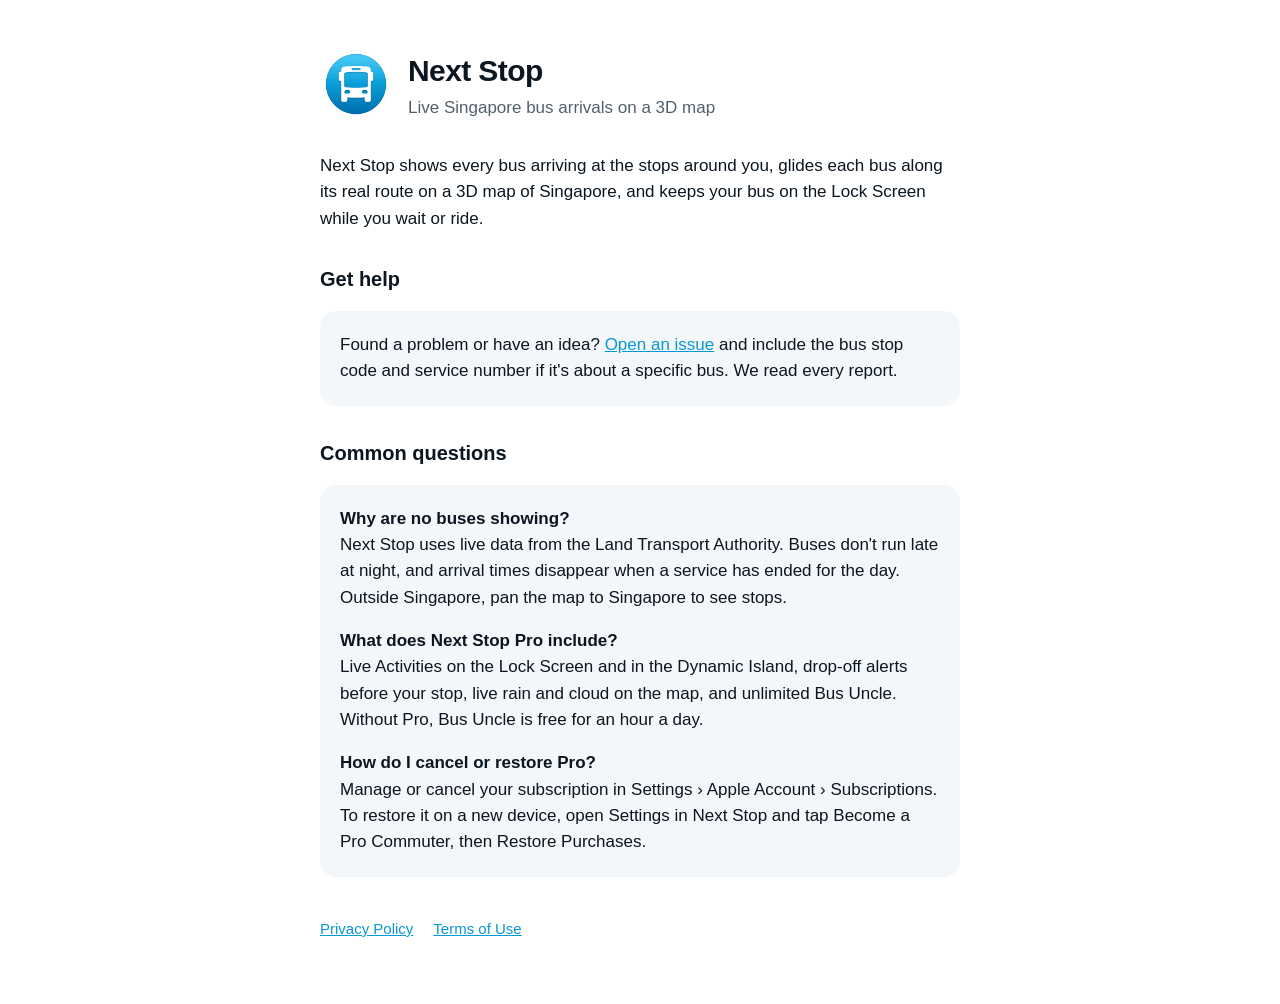
<file: support/index.html>
<!doctype html>
<html lang="en">
<head>
<meta charset="utf-8">
<meta name="viewport" content="width=device-width, initial-scale=1">
<title>Next Stop – Support</title>
<link rel="stylesheet" href="../style.css">
<link rel="icon" href="../icon.png">
</head>
<body>
<main>
<header><img src="../icon.png" alt=""><div><h1>Next Stop</h1><div class="muted">Live Singapore bus arrivals on a 3D map</div></div></header>

<p>Next Stop shows every bus arriving at the stops around you, glides each bus along its real route on a 3D map of Singapore, and keeps your bus on the Lock Screen while you wait or ride.</p>

<h2>Get help</h2>
<div class="card">
<p>Found a problem or have an idea? <a href="https://github.com/missingems/next-stop/issues/new">Open an issue</a> and include the bus stop code and service number if it's about a specific bus. We read every report.</p>
</div>

<h2>Common questions</h2>
<div class="card">
<p><strong>Why are no buses showing?</strong><br>Next Stop uses live data from the Land Transport Authority. Buses don't run late at night, and arrival times disappear when a service has ended for the day. Outside Singapore, pan the map to Singapore to see stops.</p>
<p><strong>What does Next Stop Pro include?</strong><br>Live Activities on the Lock Screen and in the Dynamic Island, drop-off alerts before your stop, live rain and cloud on the map, and unlimited Bus Uncle. Without Pro, Bus Uncle is free for an hour a day.</p>
<p><strong>How do I cancel or restore Pro?</strong><br>Manage or cancel your subscription in Settings › Apple Account › Subscriptions. To restore it on a new device, open Settings in Next Stop and tap Become a Pro Commuter, then Restore Purchases.</p>
</div>

<nav><a href="../privacy.html">Privacy Policy</a><a href="https://www.apple.com/legal/internet-services/itunes/dev/stdeula/">Terms of Use</a></nav>
</main>
</body>
</html>
</file>
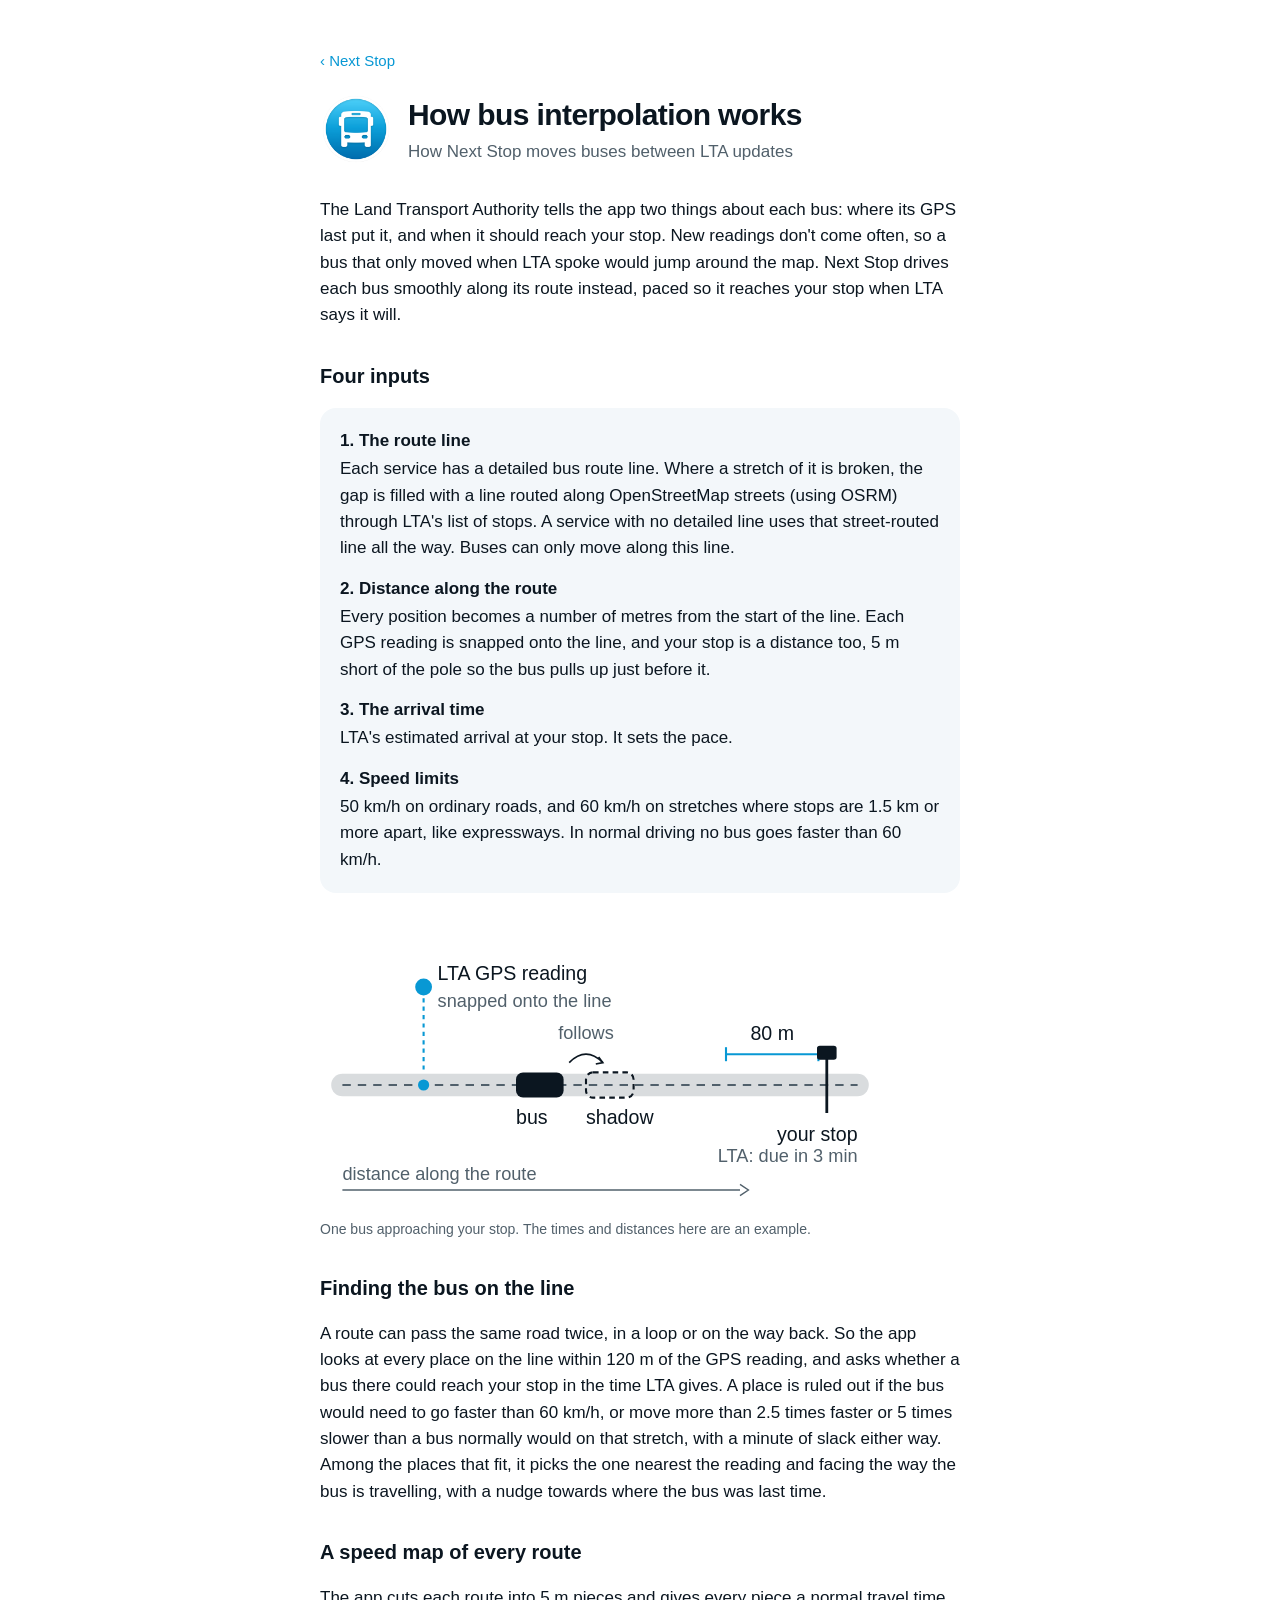
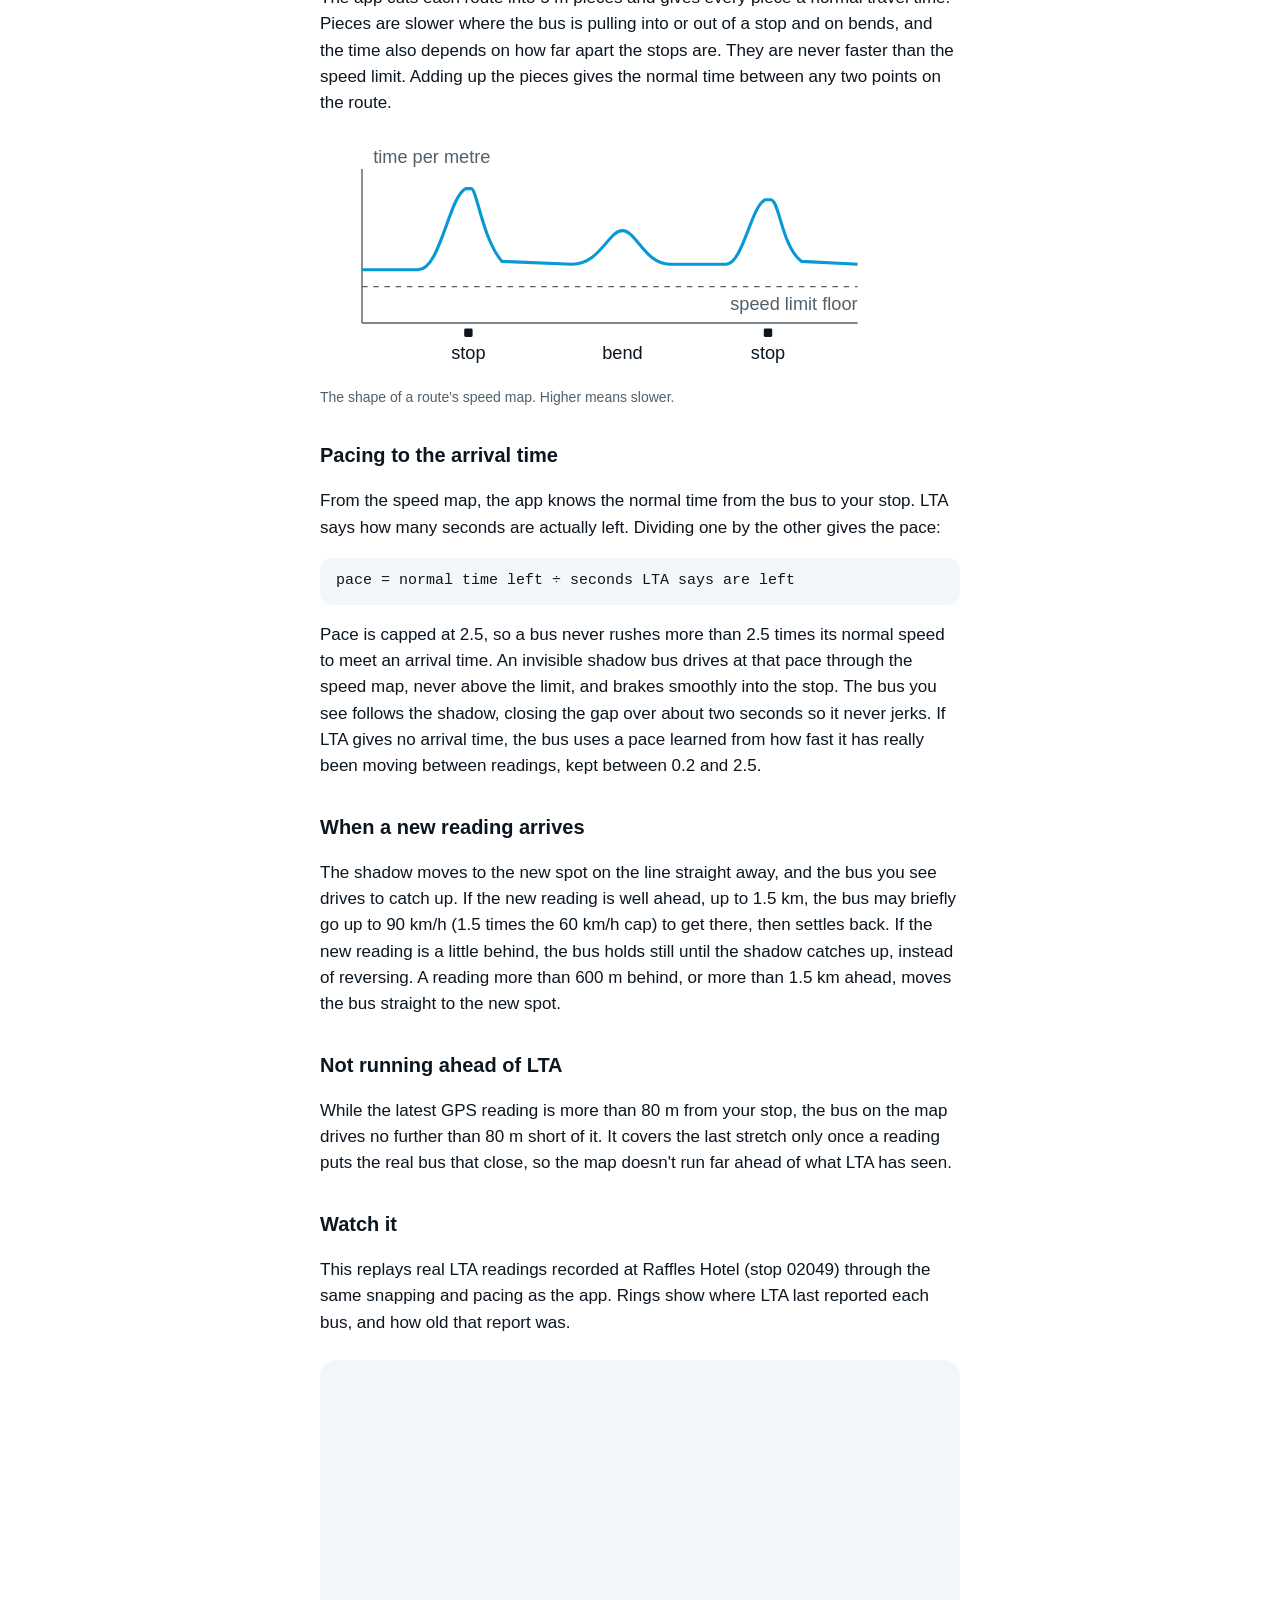
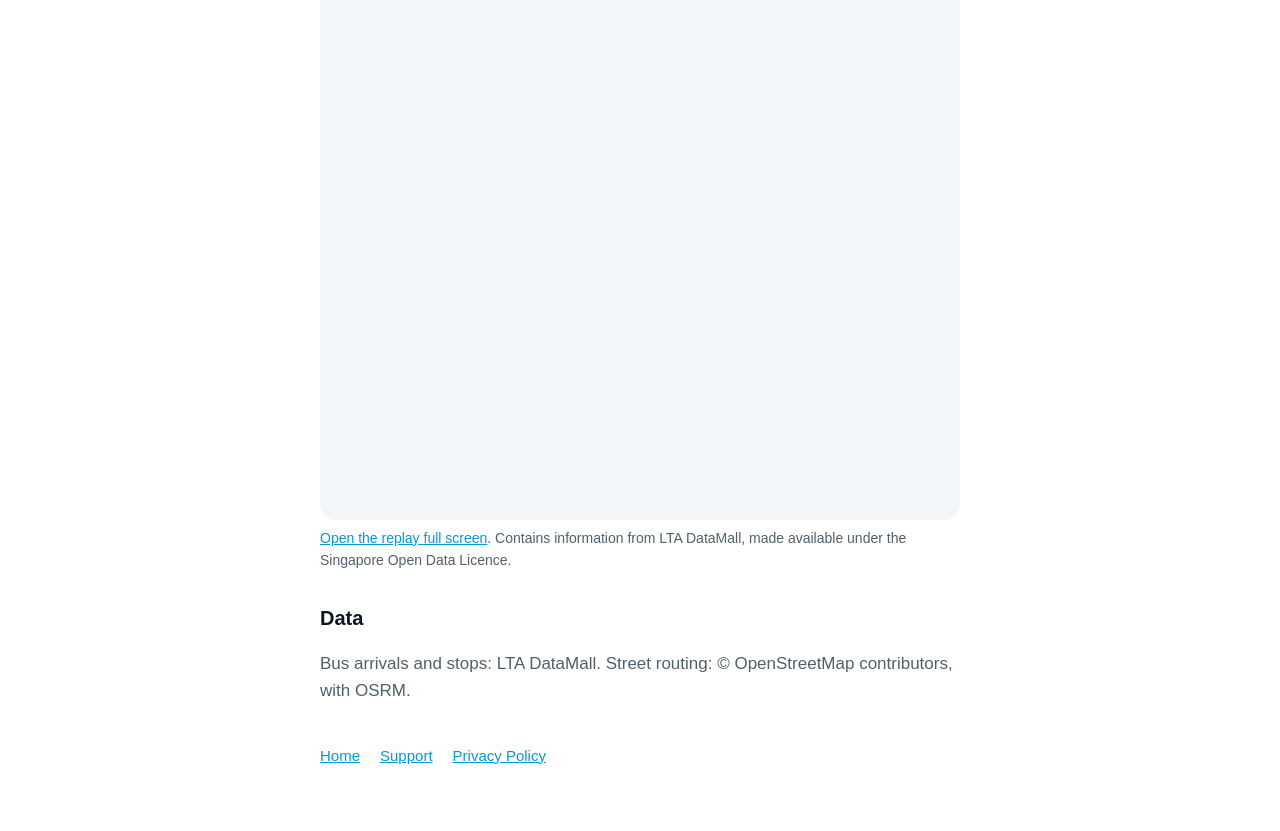
<file: interpolation.html>
<!doctype html>
<html lang="en">
<head>
<meta charset="utf-8">
<meta name="viewport" content="width=device-width, initial-scale=1">
<meta name="description" content="How Next Stop moves each bus smoothly along its route between LTA updates.">
<title>Next Stop – How bus interpolation works</title>
<link rel="stylesheet" href="style.css">
<link rel="icon" href="icon.png">
<style>
  figure { margin: 24px 0; }
  figure svg { display: block; width: 100%; max-width: 560px; height: auto; color: var(--fg); }
  figcaption { margin-top: 8px; font-size: 14px; color: var(--muted); }
  .svg-muted { fill: var(--muted); }
  .svg-line { stroke: var(--muted); }
  .svg-road { stroke: var(--muted); stroke-opacity: .22; }
  .svg-accent { fill: var(--accent); }
  .svg-accent-stroke { stroke: var(--accent); }
  .svg-bg { fill: var(--bg); }
  dl { margin: 0; }
  dt { font-weight: 600; margin-top: 14px; }
  dd { margin: 2px 0 0; color: var(--fg); }
  .card dl { padding: 2px 0 16px; }
  code { font: 15px ui-monospace, "SF Mono", Menlo, monospace; }
  .formula { font: 15px/1.5 ui-monospace, "SF Mono", Menlo, monospace; background: var(--card); border-radius: 12px; padding: 12px 16px; }
  .watch iframe { display: block; width: 100%; height: 760px; border: 0; border-radius: 16px; background: var(--card); }
  @media (max-width: 480px) { header img { width: 52px; height: 52px; border-radius: 12px; } h1 { font-size: 25px; } }
  .back { display: inline-block; margin-bottom: 20px; font-size: 15px; text-decoration: none; }
</style>
</head>
<body>
<main>
<a class="back" href="./">‹ Next Stop</a>
<header><img src="icon.png" alt=""><div><h1>How bus interpolation works</h1><div class="muted">How Next Stop moves buses between LTA updates</div></div></header>

<p>The Land Transport Authority tells the app two things about each bus: where its GPS last put it, and when it should reach your stop. New readings don't come often, so a bus that only moved when LTA spoke would jump around the map. Next Stop drives each bus smoothly along its route instead, paced so it reaches your stop when LTA says it will.</p>

<h2>Four inputs</h2>
<div class="card">
<dl>
  <dt>1. The route line</dt>
  <dd>Each service has a detailed bus route line. Where a stretch of it is broken, the gap is filled with a line routed along OpenStreetMap streets (using OSRM) through LTA's list of stops. A service with no detailed line uses that street-routed line all the way. Buses can only move along this line.</dd>
  <dt>2. Distance along the route</dt>
  <dd>Every position becomes a number of metres from the start of the line. Each GPS reading is snapped onto the line, and your stop is a distance too, 5 m short of the pole so the bus pulls up just before it.</dd>
  <dt>3. The arrival time</dt>
  <dd>LTA's estimated arrival at your stop. It sets the pace.</dd>
  <dt>4. Speed limits</dt>
  <dd>50 km/h on ordinary roads, and 60 km/h on stretches where stops are 1.5 km or more apart, like expressways. In normal driving no bus goes faster than 60 km/h.</dd>
</dl>
</div>

<figure>
<svg viewBox="0 0 400 210" role="img" aria-labelledby="fig1-title">
  <title id="fig1-title">A GPS reading snapped onto the route line. An invisible shadow bus is paced to the arrival time, and the bus you see follows it. The bus waits 80 metres before the stop until a newer reading arrives.</title>
  <line x1="16" y1="120" x2="384" y2="120" class="svg-road" stroke-width="16" stroke-linecap="round"/>
  <line x1="16" y1="120" x2="384" y2="120" class="svg-line" stroke-width="1.5" stroke-dasharray="6 5"/>
  <!-- GPS reading -->
  <circle cx="74" cy="50" r="6" class="svg-accent"/>
  <line x1="74" y1="58" x2="74" y2="110" class="svg-accent-stroke" stroke-width="1.5" stroke-dasharray="3 3"/>
  <circle cx="74" cy="120" r="4" class="svg-accent"/>
  <text x="84" y="45" font-size="14" fill="currentColor">LTA GPS reading</text>
  <text x="84" y="64" font-size="13" class="svg-muted">snapped onto the line</text>
  <!-- visible bus and shadow -->
  <rect x="140" y="111" width="34" height="18" rx="5" fill="currentColor"/>
  <rect x="190" y="111" width="34" height="18" rx="5" fill="none" stroke="currentColor" stroke-width="1.5" stroke-dasharray="4 3"/>
  <path d="M178 104 Q 190 92 202 104" fill="none" stroke="currentColor" stroke-width="1.2"/>
  <path d="M199 100 l3 4 l-5 1" fill="none" stroke="currentColor" stroke-width="1.2"/>
  <text x="140" y="148" font-size="14" fill="currentColor">bus</text>
  <text x="190" y="148" font-size="14" fill="currentColor">shadow</text>
  <text x="190" y="87" font-size="13" text-anchor="middle" class="svg-muted">follows</text>
  <!-- hold zone and stop -->
  <line x1="290" y1="98" x2="356" y2="98" class="svg-accent-stroke" stroke-width="1.5"/>
  <line x1="290" y1="93" x2="290" y2="103" class="svg-accent-stroke" stroke-width="1.5"/>
  <line x1="356" y1="93" x2="356" y2="103" class="svg-accent-stroke" stroke-width="1.5"/>
  <text x="323" y="88" font-size="14" text-anchor="middle" fill="currentColor">80 m</text>
  <line x1="362" y1="100" x2="362" y2="140" stroke="currentColor" stroke-width="2"/>
  <rect x="355" y="92" width="14" height="10" rx="2" fill="currentColor"/>
  <text x="384" y="160" font-size="14" text-anchor="end" fill="currentColor">your stop</text>
  <text x="384" y="175" font-size="13" text-anchor="end" class="svg-muted">LTA: due in 3 min</text>
  <!-- distance axis -->
  <line x1="16" y1="195" x2="300" y2="195" class="svg-line" stroke-width="1"/>
  <path d="M300 191 l6 4 l-6 4" fill="none" class="svg-line" stroke-width="1"/>
  <text x="16" y="188" font-size="13" class="svg-muted">distance along the route</text>
</svg>
<figcaption>One bus approaching your stop. The times and distances here are an example.</figcaption>
</figure>

<h2>Finding the bus on the line</h2>
<p>A route can pass the same road twice, in a loop or on the way back. So the app looks at every place on the line within 120 m of the GPS reading, and asks whether a bus there could reach your stop in the time LTA gives. A place is ruled out if the bus would need to go faster than 60 km/h, or move more than 2.5 times faster or 5 times slower than a bus normally would on that stretch, with a minute of slack either way. Among the places that fit, it picks the one nearest the reading and facing the way the bus is travelling, with a nudge towards where the bus was last time.</p>

<h2>A speed map of every route</h2>
<p>The app cuts each route into 5 m pieces and gives every piece a normal travel time. Pieces are slower where the bus is pulling into or out of a stop and on bends, and the time also depends on how far apart the stops are. They are never faster than the speed limit. Adding up the pieces gives the normal time between any two points on the route.</p>

<figure>
<svg viewBox="0 0 400 170" role="img" aria-labelledby="fig2-title">
  <title id="fig2-title">Normal travel time per metre along a route: higher around each stop and at a bend, never below the speed limit's floor.</title>
  <line x1="30" y1="130" x2="384" y2="130" class="svg-line" stroke-width="1"/>
  <line x1="30" y1="20" x2="30" y2="130" class="svg-line" stroke-width="1"/>
  <line x1="30" y1="104" x2="384" y2="104" class="svg-line" stroke-width="1" stroke-dasharray="4 4"/>
  <text x="384" y="121" font-size="13" text-anchor="end" class="svg-muted">speed limit floor</text>
  <path d="M30 92 L70 92 C 86 92, 92 40, 104 34 L108 34 C 112 34, 116 70, 130 86 L180 88 C 200 88, 206 64, 216 64 C 226 64, 232 88, 250 88 L290 88 C 302 88, 308 46, 318 42 L322 42 C 328 42, 330 76, 344 86 L384 88" fill="none" class="svg-accent-stroke" stroke-width="2.2"/>
  <g fill="currentColor">
    <rect x="103" y="134" width="6" height="6" rx="1"/>
    <rect x="317" y="134" width="6" height="6" rx="1"/>
  </g>
  <text x="106" y="156" font-size="13" text-anchor="middle" fill="currentColor">stop</text>
  <text x="216" y="156" font-size="13" text-anchor="middle" fill="currentColor">bend</text>
  <text x="320" y="156" font-size="13" text-anchor="middle" fill="currentColor">stop</text>
  <text x="38" y="16" font-size="13" class="svg-muted">time per metre</text>
</svg>
<figcaption>The shape of a route's speed map. Higher means slower.</figcaption>
</figure>

<h2>Pacing to the arrival time</h2>
<p>From the speed map, the app knows the normal time from the bus to your stop. LTA says how many seconds are actually left. Dividing one by the other gives the pace:</p>
<p class="formula">pace = normal time left ÷ seconds LTA says are left</p>
<p>Pace is capped at 2.5, so a bus never rushes more than 2.5 times its normal speed to meet an arrival time. An invisible shadow bus drives at that pace through the speed map, never above the limit, and brakes smoothly into the stop. The bus you see follows the shadow, closing the gap over about two seconds so it never jerks. If LTA gives no arrival time, the bus uses a pace learned from how fast it has really been moving between readings, kept between 0.2 and 2.5.</p>

<h2>When a new reading arrives</h2>
<p>The shadow moves to the new spot on the line straight away, and the bus you see drives to catch up. If the new reading is well ahead, up to 1.5 km, the bus may briefly go up to 90 km/h (1.5 times the 60 km/h cap) to get there, then settles back. If the new reading is a little behind, the bus holds still until the shadow catches up, instead of reversing. A reading more than 600 m behind, or more than 1.5 km ahead, moves the bus straight to the new spot.</p>

<h2>Not running ahead of LTA</h2>
<p>While the latest GPS reading is more than 80 m from your stop, the bus on the map drives no further than 80 m short of it. It covers the last stretch only once a reading puts the real bus that close, so the map doesn't run far ahead of what LTA has seen.</p>

<h2>Watch it</h2>
<p>This replays real LTA readings recorded at Raffles Hotel (stop 02049) through the same snapping and pacing as the app. Rings show where LTA last reported each bus, and how old that report was.</p>
<figure class="watch">
<iframe src="https://missingems.github.io/NextStopOps/watch.html" title="Replay of real buses approaching Raffles Hotel" loading="lazy"></iframe>
<figcaption><a href="https://missingems.github.io/NextStopOps/watch.html" rel="noopener">Open the replay full screen</a>. Contains information from LTA DataMall, made available under the Singapore Open Data Licence.</figcaption>
</figure>

<h2>Data</h2>
<p class="muted">Bus arrivals and stops: LTA DataMall. Street routing: © OpenStreetMap contributors, with OSRM.</p>

<nav><a href="./">Home</a><a href="support/">Support</a><a href="privacy.html">Privacy Policy</a></nav>
</main>
</body>
</html>
</file>
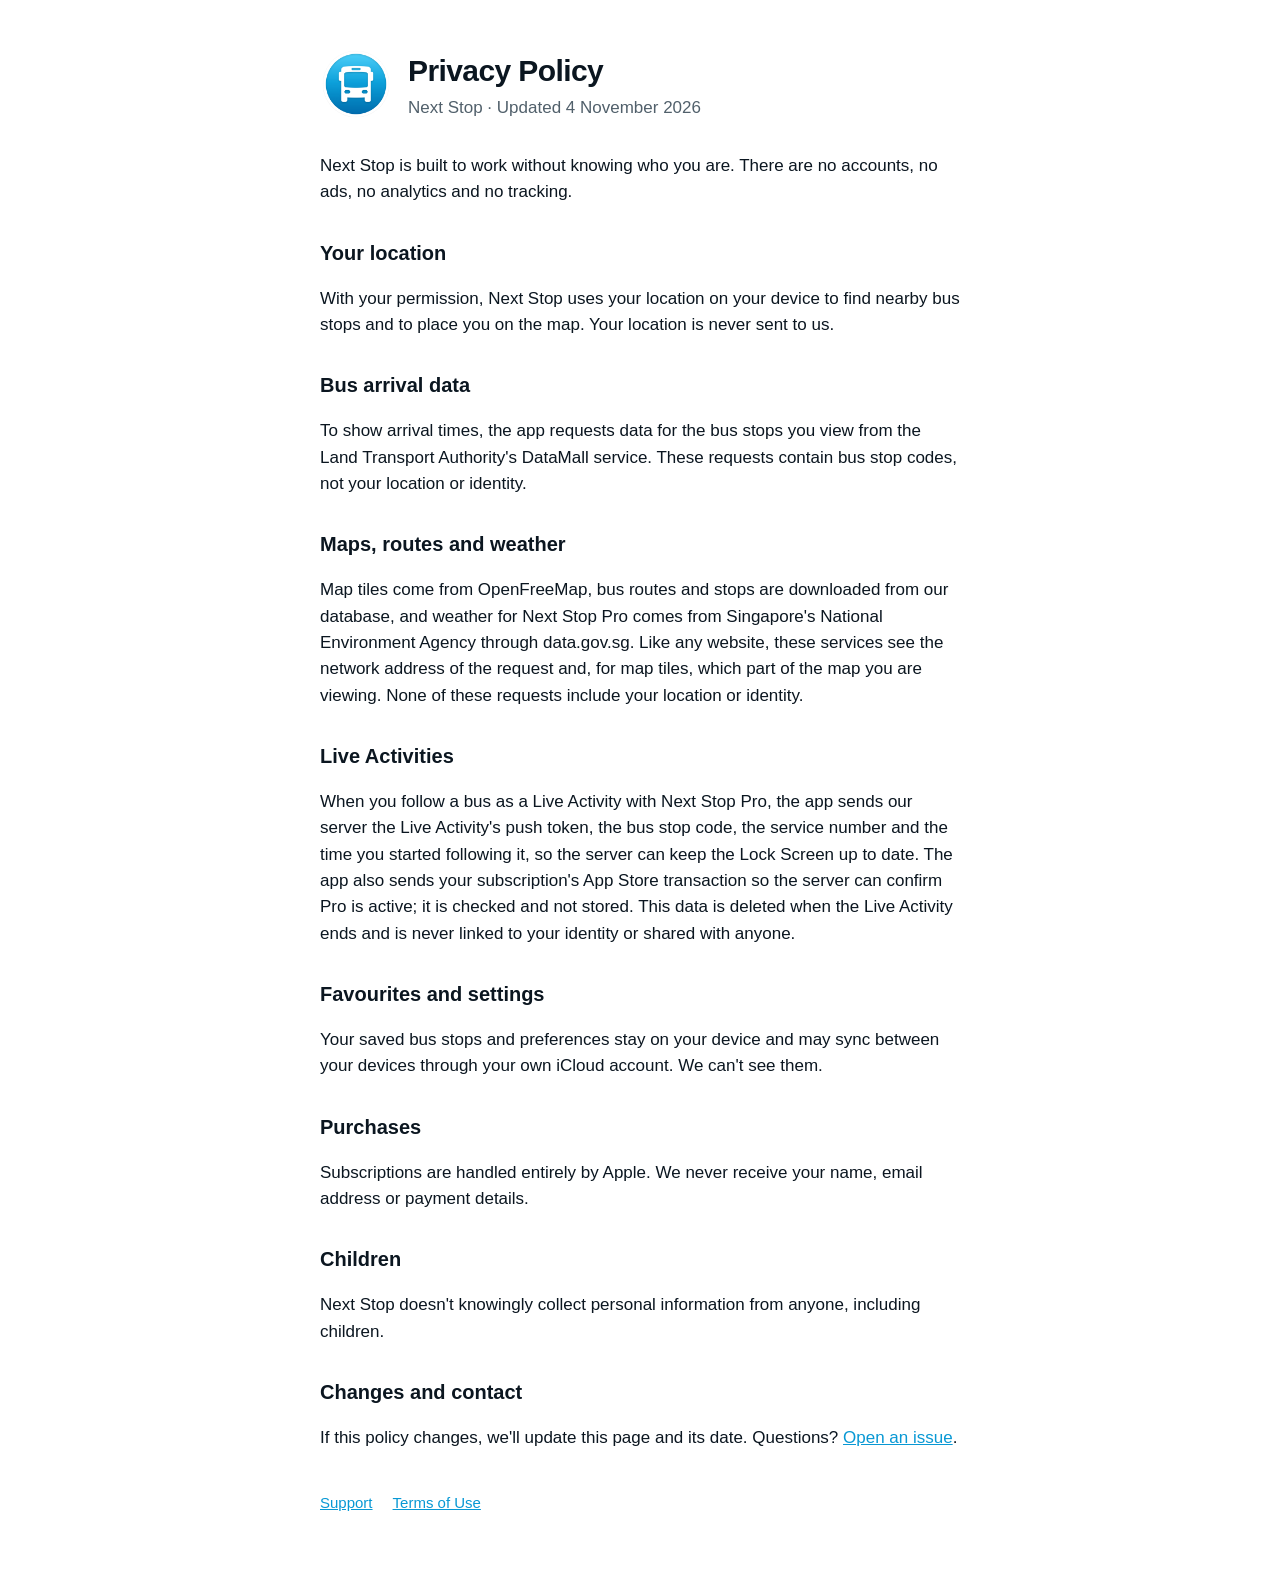
<file: privacy.html>
<!doctype html>
<html lang="en">
<head>
<meta charset="utf-8">
<meta name="viewport" content="width=device-width, initial-scale=1">
<title>Next Stop – Privacy Policy</title>
<link rel="stylesheet" href="style.css">
<link rel="icon" href="icon.png">
</head>
<body>
<main>
<header><img src="icon.png" alt=""><div><h1>Privacy Policy</h1><div class="muted">Next Stop · Updated 4 November 2026</div></div></header>

<p>Next Stop is built to work without knowing who you are. There are no accounts, no ads, no analytics and no tracking.</p>

<h2>Your location</h2>
<p>With your permission, Next Stop uses your location on your device to find nearby bus stops and to place you on the map. Your location is never sent to us.</p>

<h2>Bus arrival data</h2>
<p>To show arrival times, the app requests data for the bus stops you view from the Land Transport Authority's DataMall service. These requests contain bus stop codes, not your location or identity.</p>

<h2>Maps, routes and weather</h2>
<p>Map tiles come from OpenFreeMap, bus routes and stops are downloaded from our database, and weather for Next Stop Pro comes from Singapore's National Environment Agency through data.gov.sg. Like any website, these services see the network address of the request and, for map tiles, which part of the map you are viewing. None of these requests include your location or identity.</p>

<h2>Live Activities</h2>
<p>When you follow a bus as a Live Activity with Next Stop Pro, the app sends our server the Live Activity's push token, the bus stop code, the service number and the time you started following it, so the server can keep the Lock Screen up to date. The app also sends your subscription's App Store transaction so the server can confirm Pro is active; it is checked and not stored. This data is deleted when the Live Activity ends and is never linked to your identity or shared with anyone.</p>

<h2>Favourites and settings</h2>
<p>Your saved bus stops and preferences stay on your device and may sync between your devices through your own iCloud account. We can't see them.</p>

<h2>Purchases</h2>
<p>Subscriptions are handled entirely by Apple. We never receive your name, email address or payment details.</p>

<h2>Children</h2>
<p>Next Stop doesn't knowingly collect personal information from anyone, including children.</p>

<h2>Changes and contact</h2>
<p>If this policy changes, we'll update this page and its date. Questions? <a href="https://github.com/missingems/next-stop/issues/new">Open an issue</a>.</p>

<nav><a href="support/">Support</a><a href="https://www.apple.com/legal/internet-services/itunes/dev/stdeula/">Terms of Use</a></nav>
</main>
</body>
</html>
</file>
<file: style.css>
:root { --fg: #0b1620; --muted: #51606b; --bg: #ffffff; --card: #f3f7fa; --accent: #0898d4; }
@media (prefers-color-scheme: dark) { :root { --fg: #eef3f6; --muted: #9aa8b2; --bg: #070c12; --card: #111b24; --accent: #3cc8f5; } }
* { box-sizing: border-box; }
body { margin: 0; background: var(--bg); color: var(--fg); font: 17px/1.55 -apple-system, BlinkMacSystemFont, "SF Pro Text", "Helvetica Neue", Arial, sans-serif; }
main { max-width: 680px; margin: 0 auto; padding: 48px 20px 64px; }
header { display: flex; align-items: center; gap: 16px; margin-bottom: 32px; }
header img { width: 72px; height: 72px; border-radius: 16px; }
h1 { font-size: 30px; margin: 0; letter-spacing: -0.02em; }
h2 { font-size: 20px; margin: 32px 0 8px; }
p, li { color: var(--fg); }
.muted { color: var(--muted); }
a { color: var(--accent); }
.card { background: var(--card); border-radius: 16px; padding: 4px 20px; margin: 16px 0; }
nav { margin-top: 40px; display: flex; gap: 20px; font-size: 15px; }
</file>
